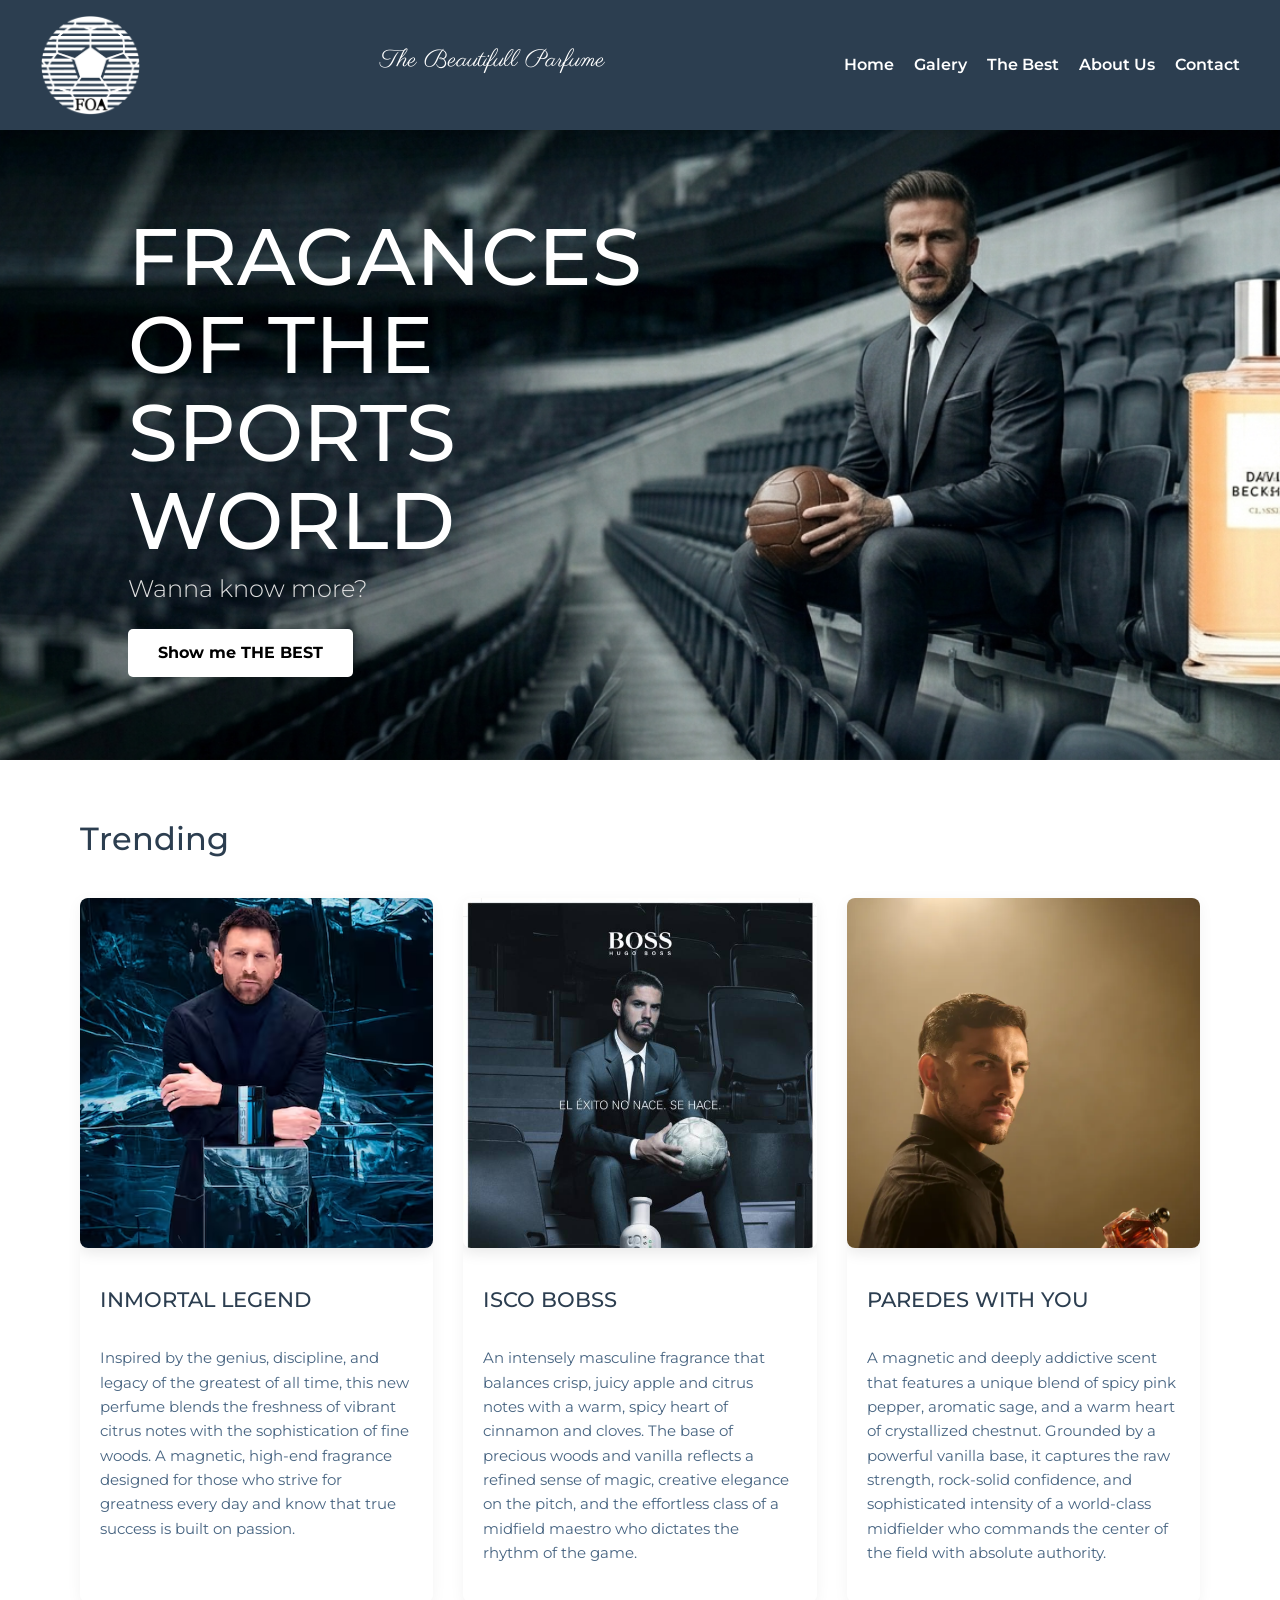
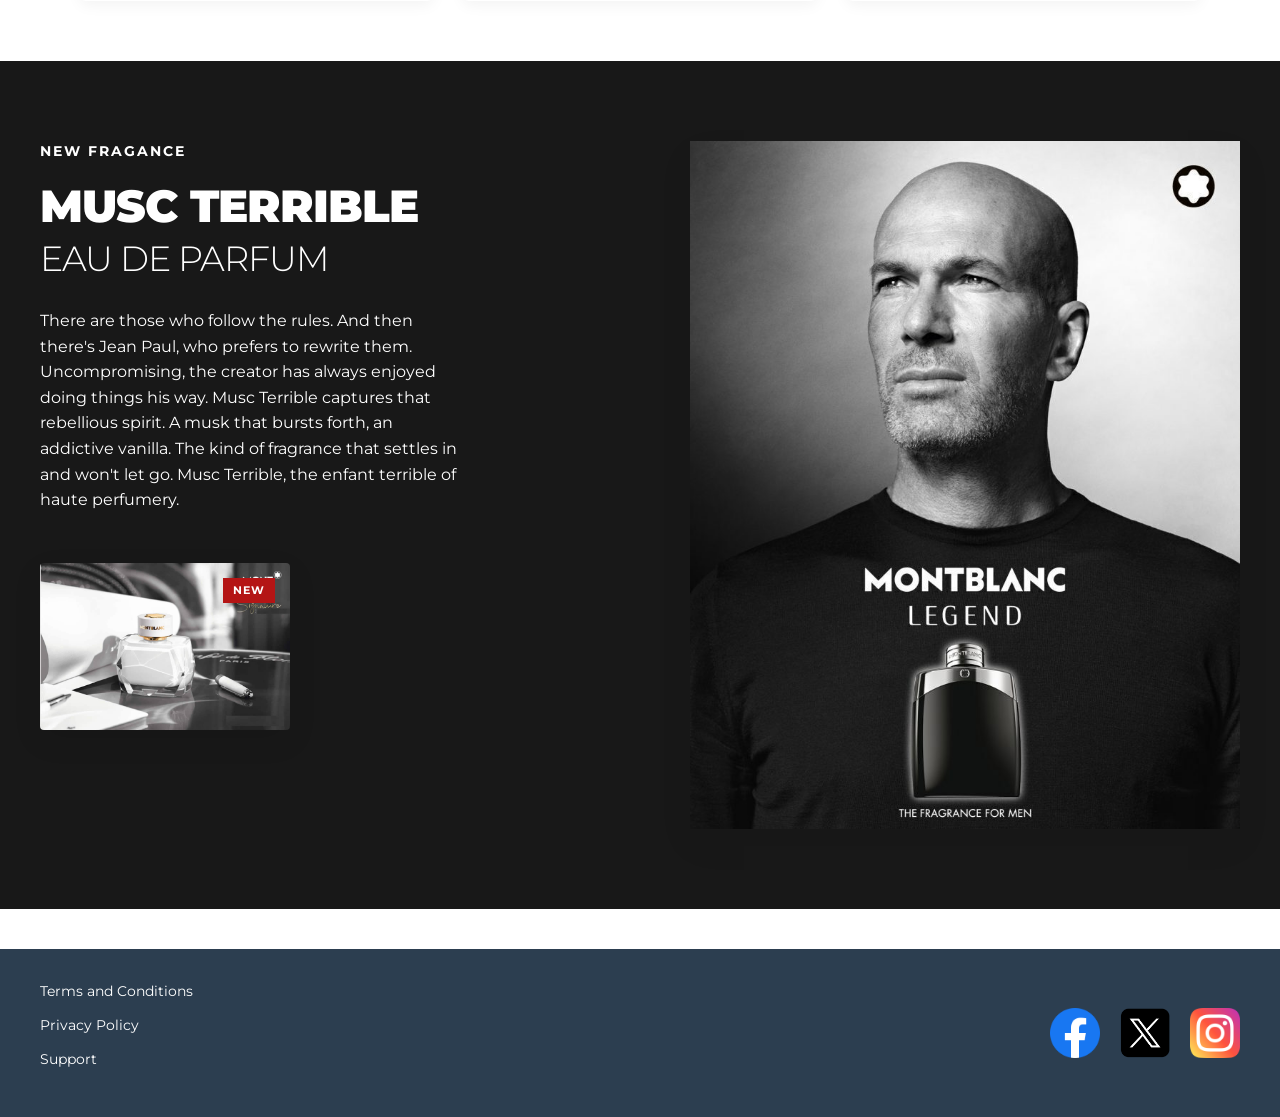
<file: index.html>
<!DOCTYPE html>
<html lang="es">
<head>
    <meta charset="UTF-8">
    <meta name="viewport" content="width=device-width, initial-scale=1.0">
    <title>Fragance For All (FOA) | Perfumes del Mundo Deportivo</title>
    <meta name="description" content="Discover Fragance For All (FOA). High-end perfumes and exclusive fragrances inspired by the sports world. Find the scent of greatness and creative elegance.">
    <meta name="keywords" content="Fragance For All, FOA, sports world fragrances, football perfumes, high-end perfumery, Musc Terrible, masculine scents, luxury colognes">
    <meta name="author" content="Tomas Ayes">
    <meta name="owner" content="Tomas Ayes">
    <link rel="stylesheet" href="./style/style.css">
    <link href="https://cdn.jsdelivr.net/npm/bootstrap@5.3.8/dist/css/bootstrap.min.css" rel="stylesheet" integrity="sha384-sRIl4kxILFvY47J16cr9ZwB07vP4J8+LH7qKQnuqkuIAvNWLzeN8tE5YBujZqJLB" crossorigin="anonymous">
</head>
<body>

    <header class="header">
        <a href="/index.html" class="logo">
            <img src="./assets/logofoa.png" alt="Logotipo">
        </a>
        <h1 class="header-title">The Beautifull Parfume</h1>
        
        <button class="menu-toggle" aria-label="Abrir menú">
            <span></span>
            <span></span>
            <span></span>
        </button>

        <nav class="header-nav">
            <ul class="nav-list">
                <li><a href="./index.html">Home</a></li>
                <li><a href="./pages/galery.html">Galery</a></li>
                <li><a href="./pages/thebest.html">The Best</a></li>
                <li><a href="./pages/aboutus.html">About Us</a></li>
                <li><a href="./pages/contact.html">Contact</a></li>
            </ul>
        </nav>
    </header>

    <main>
        <section class="banner">
            <div class="banner-content">
                <h2>FRAGANCES OF THE SPORTS WORLD</h2>
                <h3>Wanna know more?</h3>
                <a href="./pages/thebest.html"> <button class="btn-banner">Show me THE BEST</button> </a>
            </div>
        </section>

        <section class="cards-section">
            <h3 class="section-title">Trending</h3>
            <div class="cards-container">
                <article class="card">
                    <img src="./assets/messi.avif" alt="Servicio 1">
                    <h4>INMORTAL LEGEND</h4>
                    <p>Inspired by the genius, discipline, and legacy of the greatest of all time, this new perfume blends the freshness of vibrant citrus notes with the sophistication of fine woods. A magnetic, high-end fragrance designed for those who strive for greatness every day and know that true success is built on passion.</p>
                </article>
                <article class="card">
                    <img src="./assets/isco.jpg" alt="Servicio 2">
                    <h4>ISCO BOBSS</h4>
                    <p>An intensely masculine fragrance that balances crisp, juicy apple and citrus notes with a warm, spicy heart of cinnamon and cloves. The base of precious woods and vanilla reflects a refined sense of magic, creative elegance on the pitch, and the effortless class of a midfield maestro who dictates the rhythm of the game.</p>
                </article>
                <article class="card">
                    <img src="./assets/paredes.webp"  alt="Servicio 3">
                    <h4>PAREDES WITH YOU</h4>
                    <p>A magnetic and deeply addictive scent that features a unique blend of spicy pink pepper, aromatic sage, and a warm heart of crystallized chestnut. Grounded by a powerful vanilla base, it captures the raw strength, rock-solid confidence, and sophisticated intensity of a world-class midfielder who commands the center of the field with absolute authority.</p>
                </article>
            </div>
        </section>

        <section class="fragrance-detail-section">
    <div class="fragrance-detail-container">
        
        <div class="fragrance-text-block">
            <span class="brand-subtitle">NEW FRAGANCE</span>
            <h2 class="fragrance-title">MUSC TERRIBLE <br><span class="thin-text">EAU DE PARFUM</span></h2>
            <p class="fragrance-description">
                There are those who follow the rules. And then there's Jean Paul, who prefers to rewrite them. Uncompromising, the creator has always enjoyed doing things his way. Musc Terrible captures that rebellious spirit. A musk that bursts forth, an addictive vanilla. The kind of fragrance that settles in and won't let go. Musc Terrible, the enfant terrible of haute perfumery.
            </p>
            
            <div class="small-perfume-card">
                <span class="badge-new">NEW</span>
                <img src="./assets/montblanc:blanco.jpg" alt="Musc Terrible detalle">
            </div>
        </div>

        <div class="fragrance-image-block">
            <img src="./assets/montblanc.jpeg" alt="Musc Terrible Presentación">
        </div>

    </div>
    </section>
    </main>

    <footer class="main-footer">
        <div class="footer-left">
            <ul class="footer-links">
                <li><a href="#">Terms and Conditions</a></li>
                <li><a href="#">Privacy Policy</a></li>
                <li><a href="#">Support</a></li>
            </ul>
        </div>
        <div class="footer-right">
            <a href="https://www.facebook.com" class="social-icon" aria-label="Facebook" target="_blank"><i class="fab fa-facebook"><img src="./logos/facebook.png" alt="logo de facebook" class="footer-img"></i></a>
            <a href="https://www.x.com/" class="social-icon" aria-label="Twitter" target="_blank"><i class="fab fa-twitter"><img src="./logos/x.png" alt="logo de x" class="footer-img"></i></a>
            <a href="https://www.instagram.com/" class="social-icon" aria-label="Instagram" target="_blank"><i class="fab fa-instagram"><img src="./logos/instagram.png" alt="logo de instagram" class="footer-img"></i></a>
        </div>
    </footer>

    <script>
    const menuToggle = document.querySelector('.menu-toggle');
    const headerNav = document.querySelector('.header-nav');

    menuToggle.addEventListener('click', () => {
        menuToggle.classList.toggle('active');
        headerNav.classList.toggle('active');
    });
</script>
</body>
</html>
</file>
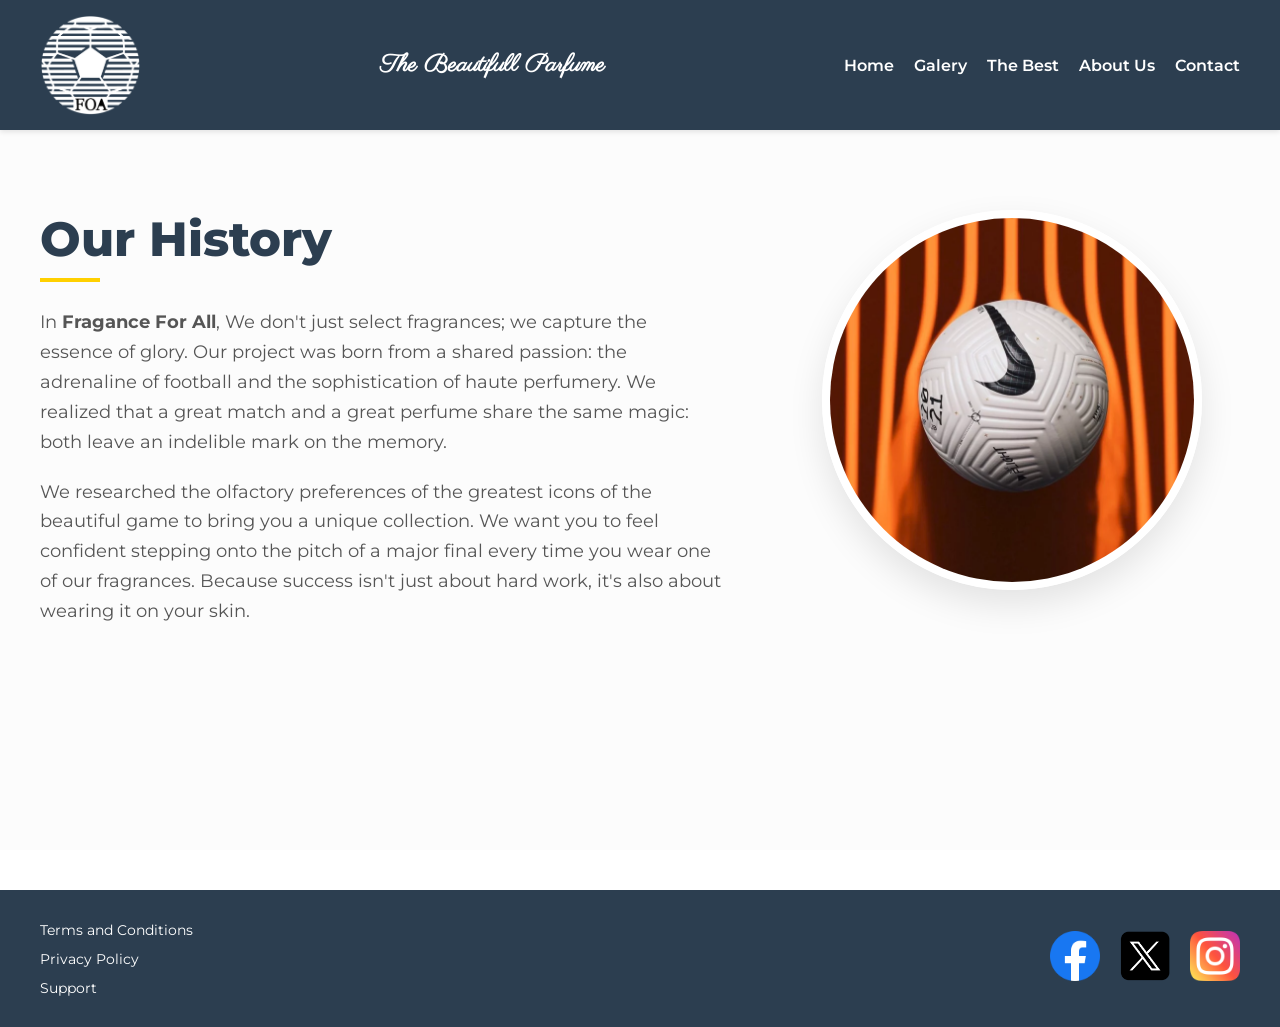
<file: pages/aboutus.html>
<!DOCTYPE html>
<html lang="es">
<head>
    <link href="https://fonts.googleapis.com/css2?family=Parisienne&display=swap" rel="stylesheet">
    <meta charset="UTF-8">
    <meta name="viewport" content="width=device-width, initial-scale=1.0">
    <title>Sobre Nosotros | Conoce la Historia de Fragance For All (FOA)</title>
    <meta name="description" content="Learn more about Fragance For All (FOA). Discover our story, our passion for high-end perfumery, and our mission to bring greatness through unique scents.">
    <meta name="keywords" content="about us, about FOA, Fragance For All story, our mission, perfume brand identity, high-end perfumery team, luxury scents history">
    <meta name="author" content="Tomas Ayes">
    <meta name="owner" content="Tomas Ayes">
    <link rel="stylesheet" href="../style/style.css">
</head>
<body>

    <header class="header">
            <a href="../index.html" class="logo">
                <img src="../assets/logofoa.png" alt="Logotipo">
            </a>
            <h1 class="header-title">The Beautifull Parfume</h1>
            
            <button class="menu-toggle" aria-label="Abrir menú">
                <span></span>
                <span></span>
                <span></span>
            </button>

            <nav class="header-nav">
                <ul class="nav-list">
                    <li><a href="../index.html">Home</a></li>
                    <li><a href="../pages/galery.html">Galery</a></li>
                    <li><a href="../pages/thebest.html">The Best</a></li>
                    <li><a href="../pages/aboutus.html">About Us</a></li>
                    <li><a href="../pages/contact.html">Contact</a></li>
                </ul>
            </nav>
        </header>

    <main class="about-main">
        <section class="about-section animated-fade-in">
            <div class="about-container">
                
                <div class="about-text-column">
                    <h1 class="about-title">Our History</h1>
                    <p class="about-description">
                        In <strong>Fragance For All</strong>, We don't just select fragrances; we capture the essence of glory. Our project was born from a shared passion: the adrenaline of football and the sophistication of haute perfumery. We realized that a great match and a great perfume share the same magic: both leave an indelible mark on the memory.
                    </p>
                    <p class="about-description">
                        We researched the olfactory preferences of the greatest icons of the beautiful game to bring you a unique collection. We want you to feel confident stepping onto the pitch of a major final every time you wear one of our fragrances. Because success isn't just about hard work, it's also about wearing it on your skin.
                    </p>
                </div>

                <div class="about-image-column">
                    <div class="about-image-wrapper">
                        <img src="../assets/N1.webp" alt="Football on a desert area">
                    </div>
                </div>

            </div>
        </section>
    </main>

    <footer class="main-footer">
        <div class="footer-left">
            <ul class="footer-links">
                <li><a href="#">Terms and Conditions</a></li>
                <li><a href="#">Privacy Policy </a></li>
                <li><a href="#">Support</a></li>
            </ul>
        </div>
        <div class="footer-right">
            <a href="https://www.facebook.com" class="social-icon" aria-label="Facebook" target="_blank"><i class="fab fa-facebook"><img src="../logos/facebook.png" alt="logo de facebook" class="footer-img"></i></a>
            <a href="https://www.x.com/" class="social-icon" aria-label="Twitter" target="_blank"><i class="fab fa-twitter"><img src="../logos/x.png" alt="logo de x" class="footer-img"></i></a>
            <a href="https://www.instagram.com/" class="social-icon" aria-label="Instagram" target="_blank"><i class="fab fa-instagram"><img src="../logos/instagram.png" alt="logo de instagram" class="footer-img"></i></a>
        </div>
    </footer>

        <script>
    const menuToggle = document.querySelector('.menu-toggle');
    const headerNav = document.querySelector('.header-nav');

    menuToggle.addEventListener('click', () => {
        menuToggle.classList.toggle('active');
        headerNav.classList.toggle('active');
    });
    </script>

</body>
</html>
</file>
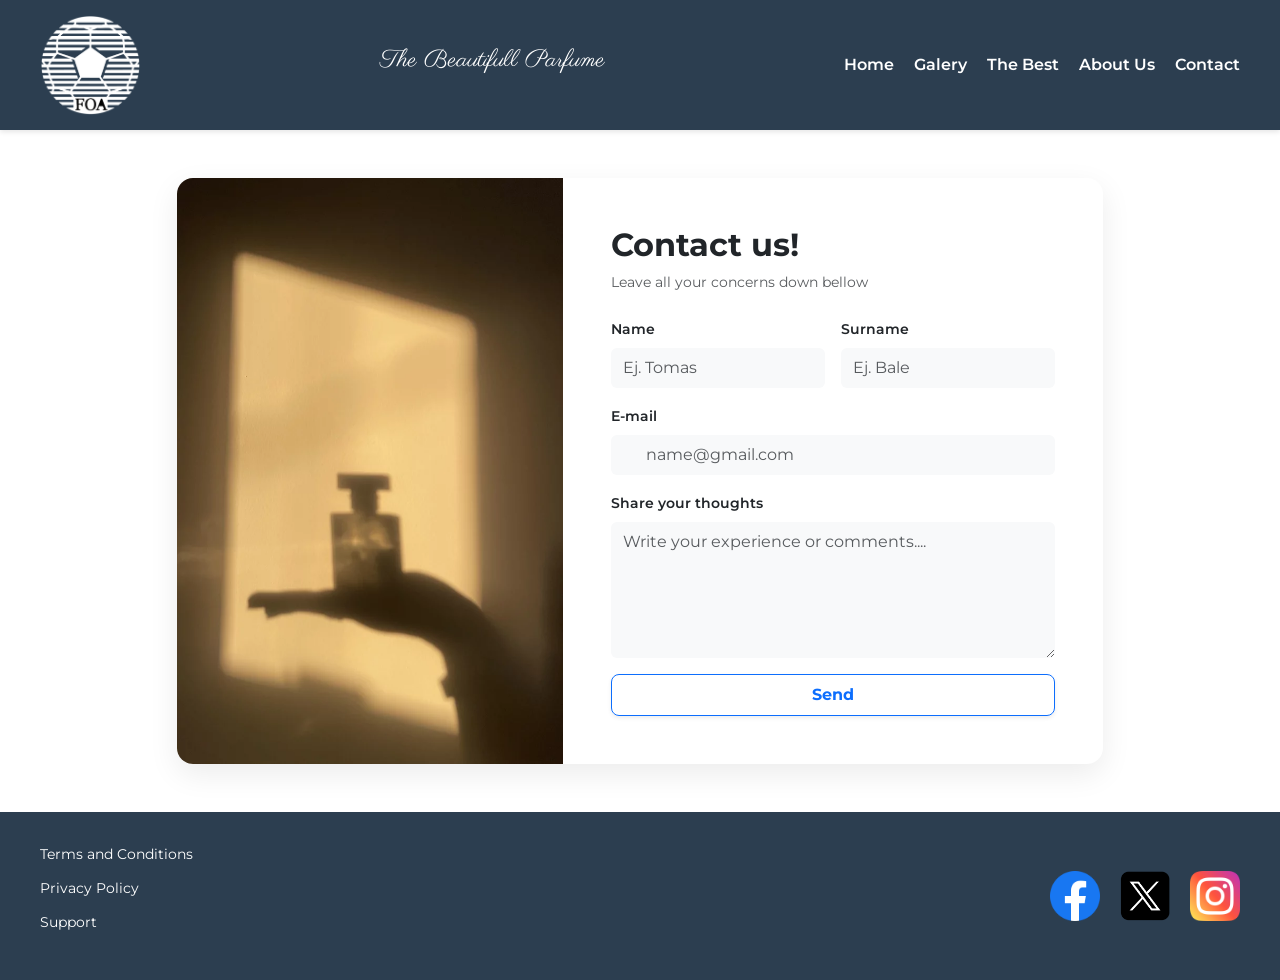
<file: pages/contact.html>
<!DOCTYPE html>
<html lang="es">
<head>
    <link href="https://fonts.googleapis.com/css2?family=Parisienne&display=swap" rel="stylesheet">
    <meta charset="UTF-8">
    <meta name="viewport" content="width=device-width, initial-scale=1.0">
    <title>Contacto | Escríbenos a Fragance For All (FOA)</title>
    <meta name="description" content="Get in touch with Fragance For All (FOA). Contact us for inquiries, support, or more information about our exclusive perfume collections.">
    <meta name="keywords" content="contact us, FOA contact, customer support, fragrance inquiries, get in touch, Fragance For All support">
    <meta name="author" content="Tomas Ayes">
    <meta name="owner" content="Tomas Ayes">
    <link rel="stylesheet" href="../style/style.css">
    <link href="https://cdn.jsdelivr.net/npm/bootstrap@5.3.8/dist/css/bootstrap.min.css" rel="stylesheet" integrity="sha384-sRIl4kxILFvY47J16cr9ZwB07vP4J8+LH7qKQnuqkuIAvNWLzeN8tE5YBujZqJLB" crossorigin="anonymous">
</head>
<body>

    <header class="header">
        <a href="../index.html" class="logo">
            <img src="../assets/logofoa.png" alt="Logotipo">
        </a>
        <h1 class="header-title">The Beautifull Parfume</h1>
        
        <button class="menu-toggle" aria-label="Abrir menú">
            <span></span>
            <span></span>
            <span></span>
        </button>

        <nav class="header-nav">
            <ul class="nav-list">
                <li><a href="../index.html">Home</a></li>
                <li><a href="../pages/galery.html">Galery</a></li>
                <li><a href="../pages/thebest.html">The Best</a></li>
                <li><a href="../pages/aboutus.html">About Us</a></li>
                <li><a href="../pages/contact.html">Contact</a></li>
            </ul>
        </nav>
    </header>

<!--FORMULARIO-->
        <div class="container my-5">
    <div class="row justify-content-center">
        <div class="col-12 col-lg-10">
            
            <div class="row form-container g-0">
                
                <div class="col-12 col-md-5 d-flex align-items-stretch">
                    <div class="bg-image-side w-100"></div>
                    <img src="../assets/c1.webp" alt="mano sosteniendo perfume" class="bg-image-side w-100">
                </div>

                <div class="col-12 col-md-7 p-4 p-sm-5">
                    <div class="mb-4">
                        <h2 class="fw-bold text-dark">Contact us!</h2>
                        <p class="text-muted small">Leave all your concerns down bellow</p>
                    </div>

                    <form>
                        <div class="row g-3 mb-3">
                            <div class="col-sm-6">
                                <label for="firstName" class="form-label small fw-semibold">Name</label>
                                <input type="text" class="form-control bg-light border-0 py-2" id="firstName" placeholder="Ej. Tomas" required>
                            </div>
                            <div class="col-sm-6">
                                <label for="lastName" class="form-label small fw-semibold">Surname</label>
                                <input type="text" class="form-control bg-light border-0 py-2" id="lastName" placeholder="Ej. Bale">
                            </div>
                        </div>

                        <div class="mb-3">
                            <label for="email" class="form-label small fw-semibold">E-mail</label>
                            <div class="input-group">
                                <span class="input-group-text bg-light border-0 text-muted"><i class="bi bi-envelope"></i></span>
                                <input type="email" class="form-control bg-light border-0 py-2" id="email" placeholder="name@gmail.com" required>
                            </div>
                        </div>

                        <div class="mb-3">
                            <label for="comments" class="form-label small fw-semibold">Share your thoughts</label>
                            <textarea class="form-control bg-light border-0 py-2" id="comments" rows="5" placeholder="Write your experience or comments...." required></textarea>
                        </div>

                        <button type="submit" class="btn btn-outline-primary w-100 py-2 fw-bold rounded-3 shadow-sm" class="boton">Send</button>
                    </form>
                </div>

            </div> </div>
    </div>
</div>

    <script src="https://cdn.jsdelivr.net/npm/bootstrap@5.3.8/dist/js/bootstrap.bundle.min.js" integrity="sha384-FKyoEForCGlyvwx9Hj09JcYn3nv7wiPVlz7YYwJrWVcXK/BmnVDxM+D2scQbITxI" crossorigin="anonymous"></script>

    <footer class="main-footer">
        <div class="footer-left">
            <ul class="footer-links">
                <li><a href="#">Terms and Conditions</a></li>
                <li><a href="#">Privacy Policy</a></li>
                <li><a href="#">Support</a></li>
            </ul>
        </div>
        <div class="footer-right">
            <a href="https://www.facebook.com" class="social-icon" aria-label="Facebook" target="_blank"><i class="fab fa-facebook"><img src="../logos/facebook.png" alt="logo de facebook" class="footer-img"></i></a>
            <a href="https://www.x.com/" class="social-icon" aria-label="Twitter" target="_blank"><i class="fab fa-twitter"><img src="../logos/x.png" alt="logo de x" class="footer-img"></i></a>
            <a href="https://www.instagram.com/" class="social-icon" aria-label="Instagram" target="_blank"><i class="fab fa-instagram"><img src="../logos/instagram.png" alt="logo de instagram" class="footer-img"></i></a>
        </div>
    </footer>
    
    <script>
    const menuToggle = document.querySelector('.menu-toggle');
    const headerNav = document.querySelector('.header-nav');

    menuToggle.addEventListener('click', () => {
        menuToggle.classList.toggle('active');
        headerNav.classList.toggle('active');
    });
    </script>
</body>
</html>
</file>
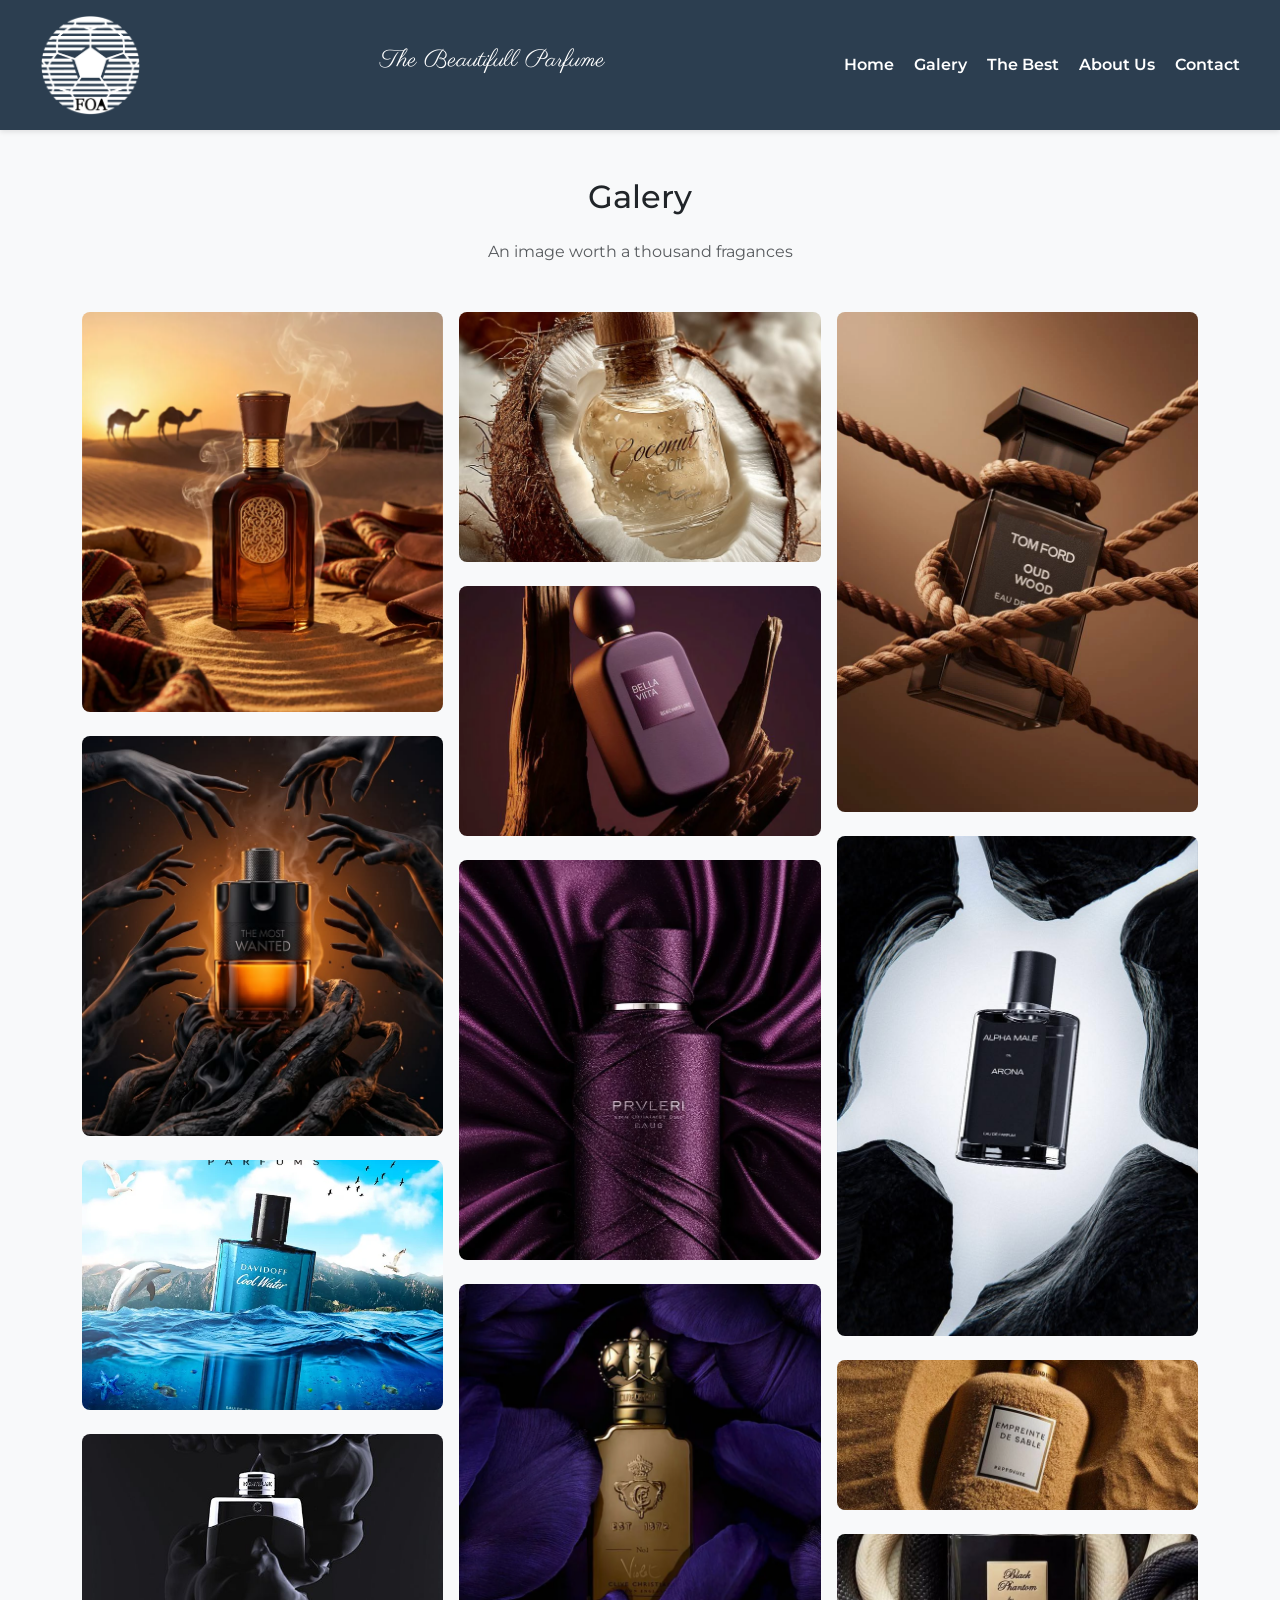
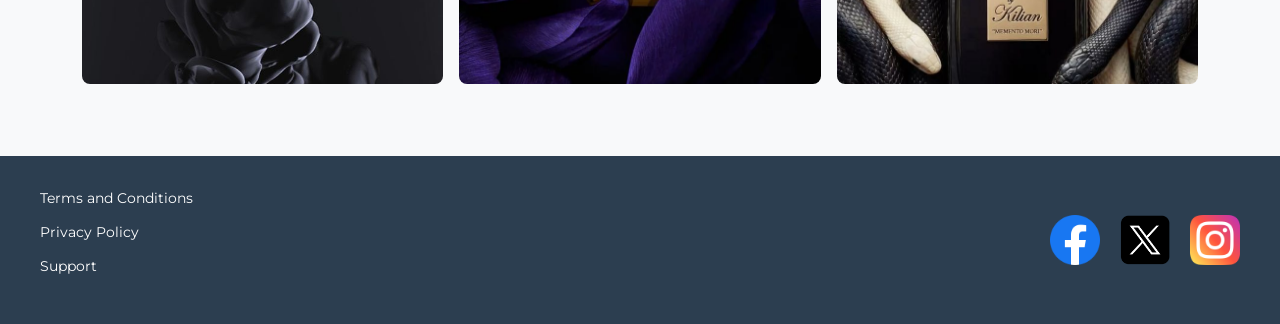
<file: pages/galery.html>
<!DOCTYPE html>
<html lang="es">
<head>
    <link href="https://fonts.googleapis.com/css2?family=Parisienne&display=swap" rel="stylesheet">
    <meta charset="UTF-8">
    <meta name="viewport" content="width=device-width, initial-scale=1.0">
    <title>Galería de Perfumes | Catálogo Exclusivo FOA</title>
    <meta name="description" content="Explore the Fragance For All (FOA) perfume gallery. Take a look at our exclusive collection featuring Tom Ford, Invictus, Acqua Di Gio, and top international brands.">
    <meta name="keywords" content="perfume gallery, fragrance collection, luxury perfume catalog, Tom Ford perfume, Invictus, Acqua Di Gio, Arabians Tonka, Eros Flame, FOA gallery">
    <meta name="author" content="Tomas Ayes">
    <meta name="owner" content="Tomas Ayes">
    <link rel="stylesheet" href="../style/style.css">
    <link href="https://cdn.jsdelivr.net/npm/bootstrap@5.3.8/dist/css/bootstrap.min.css" rel="stylesheet" integrity="sha384-sRIl4kxILFvY47J16cr9ZwB07vP4J8+LH7qKQnuqkuIAvNWLzeN8tE5YBujZqJLB" crossorigin="anonymous">
</head>
<body class="bg-light">

    <header class="header">
        <a href="../index.html" class="logo">
            <img src="../assets/logofoa.png" alt="Logotipo">
        </a>
        <h1 class="header-title">The Beautifull Parfume</h1>
        
        <button class="menu-toggle" aria-label="Abrir menú">
            <span></span>
            <span></span>
            <span></span>
        </button>

        <nav class="header-nav">
            <ul class="nav-list">
                <li><a href="../index.html">Home</a></li>
                <li><a href="../pages/galery.html">Galery</a></li>
                <li><a href="../pages/thebest.html">The Best</a></li>
                <li><a href="../pages/aboutus.html">About Us</a></li>
                <li><a href="../pages/contact.html">Contact</a></li>
            </ul>
        </nav>
    </header>

    <body class="bg-light">

    <div class="container my-5">
        <h2 class="text-center mb-4">Galery</h2>
        <p class="text-center text-muted mb-5">An image worth a thousand fragances</p>

        <div class="row g-3"> <div class="col-12 col-md-4">
                <div class="mosaic-item h-md-400">
                    <img src="../assets/m1.webp" class="img-fluid" alt="Arabian perfum">
                </div>
                
                <div class="mosaic-item h-md-400">
                    <img src="../assets/m2.jpeg" class="img-fluid" alt="snake perfum">
                </div>

                <div class="mosaic-item h-md-250">
                    <img src="../assets/m3.webp" class="img-fluid" alt="Wood perfum">
                </div>
                <div class="mosaic-item h-md-250">
                    <img src="../assets/m4.jpeg" class="img-fluid" alt="Tom ford perfum">
                </div>
            </div>

            <div class="col-12 col-md-4">
                <div class="mosaic-item h-md-250">
                    <img src="../assets/m5.jpeg" class="img-fluid" alt="Coconut perfume">
                </div>
                <div class="mosaic-item h-md-250">
                    <img src="../assets/m6_.webp" class="img-fluid" alt="Invictus perfume">
                </div>
                <div class="mosaic-item h-md-400">
                    <img src="../assets/m7.webp" class="img-fluid" alt="Aqua di gio perfume">
                </div>
                <div class="mosaic-item h-md-400">
                    <img src="../assets/m8.webp" class="img-fluid" alt="Arabian tonka perfume">
                </div>
            </div>

            <div class="col-12 col-md-4">
                <div class="mosaic-item h-md-500">
                    <img src="../assets/m9.webp" class="img-fluid" alt="Bond perfume">
                </div>
                <div class="mosaic-item h-md-500">
                    <img src="../assets/m10.jpeg" class="img-fluid" alt="Eros flame perfume">
                </div>
                <div class="mosaic-item h-md-150" style="height: 150px;">
                    <img src="../assets/m11.webp" class="img-fluid" alt="JPG perfume">
                </div>
                <div class="mosaic-item h-md-150" style="height: 150px;">
                    <img src="../assets/m12.jpeg" class="img-fluid" alt="Leighton perfume">
                </div>
            </div>

        </div>
    </div> 

    <script src="https://cdn.jsdelivr.net/npm/bootstrap@5.3.8/dist/js/bootstrap.bundle.min.js" integrity="sha384-FKyoEForCGlyvwx9Hj09JcYn3nv7wiPVlz7YYwJrWVcXK/BmnVDxM+D2scQbITxI" crossorigin="anonymous"></script>

    <footer class="main-footer">
        <div class="footer-left">
            <ul class="footer-links">
                <li><a href="#">Terms and Conditions</a></li>
                <li><a href="#">Privacy Policy</a></li>
                <li><a href="#">Support</a></li>
            </ul>
        </div>
        <div class="footer-right">
            <a href="https://www.facebook.com" class="social-icon" aria-label="Facebook" target="_blank"><i class="fab fa-facebook"><img src="../logos/facebook.png" alt="logo de facebook" class="footer-img"></i></a>
            <a href="https://www.x.com/" class="social-icon" aria-label="Twitter" target="_blank"><i class="fab fa-twitter"><img src="../logos/x.png" alt="logo de x" class="footer-img"></i></a>
            <a href="https://www.instagram.com/" class="social-icon" aria-label="Instagram" target="_blank"><i class="fab fa-instagram"><img src="../logos/instagram.png" alt="logo de instagram" class="footer-img"></i></a>
        </div>
    </footer>
    
        <script>
    const menuToggle = document.querySelector('.menu-toggle');
    const headerNav = document.querySelector('.header-nav');

    menuToggle.addEventListener('click', () => {
        menuToggle.classList.toggle('active');
        headerNav.classList.toggle('active');
    });
    </script>
</body>
</html>
</file>
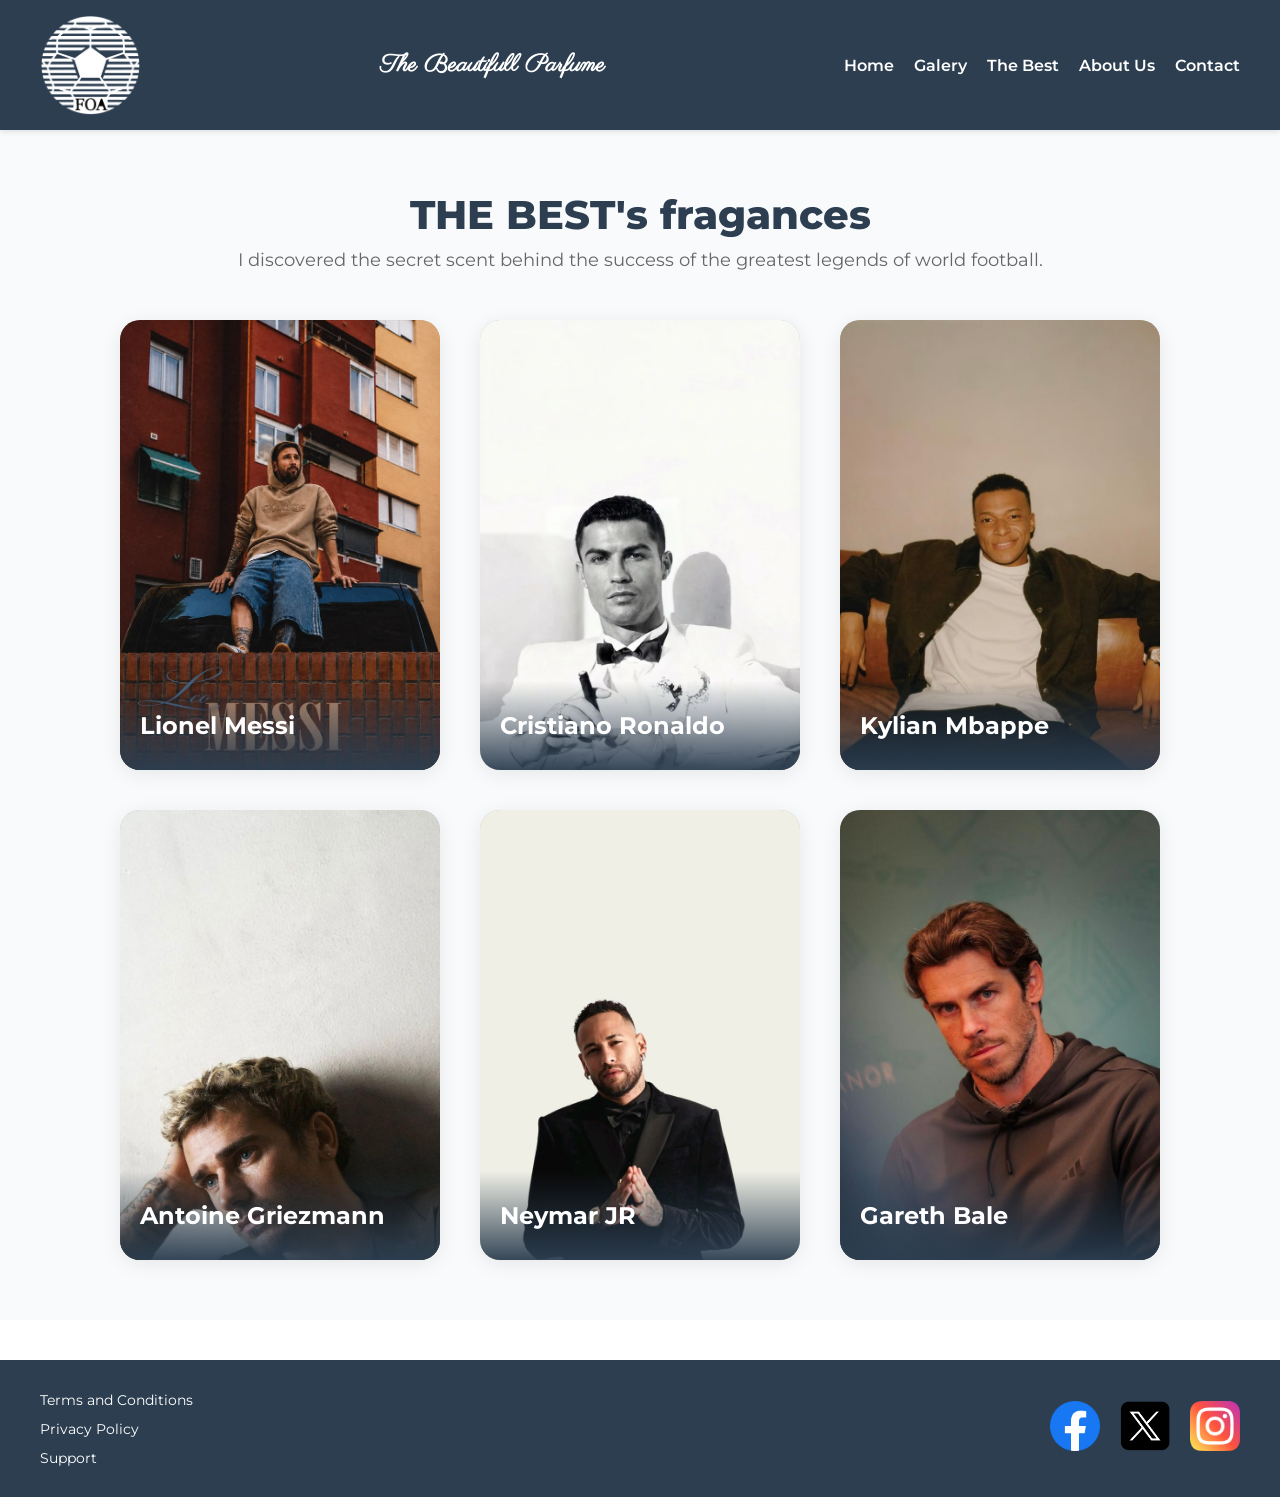
<file: pages/thebest.html>
<!DOCTYPE html>
<html lang="es">
<head>
    <link href="https://fonts.googleapis.com/css2?family=Parisienne&display=swap" rel="stylesheet">
    <meta charset="UTF-8">
    <meta name="viewport" content="width=device-width, initial-scale=1.0">
    <title>Los Mejores Perfumes | Selección Premium FOA</title>
    <meta name="description" content="Discover the best of the best at Fragance For All (FOA). Explore our premium selection of top-tier fragrances, signature scents, and most recommended perfumes.">
    <meta name="keywords" content="best perfumes, top fragrances, premium colognes, luxury scents, FOA best sellers, signature perfumes, top-tier fragrances">
    <meta name="author" content="Tomas Ayes">
    <meta name="owner" content="Tomas Ayes">
    <link rel="stylesheet" href="../style/style.css">
</head>
<body>

    <header class="header">
            <a href="../index.html" class="logo">
                <img src="../assets/logofoa.png" alt="Logotipo">
            </a>
            <h1 class="header-title">The Beautifull Parfume</h1>
            
            <button class="menu-toggle" aria-label="Abrir menú">
                <span></span>
                <span></span>
                <span></span>
            </button>

            <nav class="header-nav">
                <ul class="nav-list">
                    <li><a href="../index.html">Home</a></li>
                    <li><a href="../pages/galery.html">Galery</a></li>
                    <li><a href="../pages/thebest.html">The Best</a></li>
                    <li><a href="../pages/aboutus.html">About Us</a></li>
                    <li><a href="../pages/contact.html">Contact</a></li>
                </ul>
            </nav>
        </header>

    <main class="cracks-main">
        <section class="cracks-section">
            <h2 class="cracks-main-title">THE BEST's fragances</h2>
            <p class="cracks-subtitle">I discovered the secret scent behind the success of the greatest legends of world football.</p>
            
            <div class="flip-cards-container">
                
                <article class="flip-card">
                    <div class="flip-card-inner">
                        <div class="flip-card-front">
                            <img src="../assets/Messi.jpeg" alt="Lionel Messi">
                            <div class="player-name-overlay">
                                <h3>Lionel Messi</h3>
                            </div>
                        </div>
                        <div class="flip-card-back">
                            <h4>Messi Eau de Parfum</h4>
                            <p class="perfume-type">Official line</p>
                            <p class="perfume-desc">A magnetic fragrance that blends the freshness of vibrant citrus notes with the sophistication of fine woods. Designed for those who pursue greatness every day with humility and passion.</p>
                        </div>
                    </div>
                </article>

                <article class="flip-card">
                    <div class="flip-card-inner">
                        <div class="flip-card-front">
                            <img src="../assets/cr7.webp" alt="Cristiano Ronaldo">
                            <div class="player-name-overlay">
                                <h3>Cristiano Ronaldo</h3>
                            </div>
                        </div>
                        <div class="flip-card-back">
                            <h4>CR7 Cristiano Ronaldo</h4>
                            <p class="perfume-type">Favourite fragance</p>
                            <p class="perfume-desc">An intense and bold aroma with notes of cinnamon, cedarwood, and tobacco. It reflects the inexhaustible energy, iron discipline, and competitive spirit of a born winner.</p>
                        </div>
                    </div>
                </article>

                <article class="flip-card">
                    <div class="flip-card-inner">
                        <div class="flip-card-front">
                            <img src="../assets/kiki.jpeg" alt="Kylian Mbappe">
                            <div class="player-name-overlay">
                                <h3>Kylian Mbappe</h3>
                            </div>
                        </div>
                        <div class="flip-card-back">
                            <h4>Sauvage Eau de Parfum</h4>
                            <p class="perfume-type">Favourite fragance</p>
                            <p class="perfume-desc">A strikingly fresh and intense composition, where juicy Calabrian bergamot blends with the sensuality of a mysterious vanilla absolute accord from Papua New Guinea. A fragrance that evokes electrifying speed, pure power, and the modern elegance of a generational leader.</p>
                        </div>
                    </div>
                </article>

                <article class="flip-card">
                    <div class="flip-card-inner">
                        <div class="flip-card-front">
                            <img src="../assets/griez.jpeg" alt="Antoinne Griezmann">
                            <div class="player-name-overlay">
                                <h3>Antoine Griezmann</h3>
                            </div>
                        </div>
                        <div class="flip-card-back">
                            <h4>Griezmann No. 7</h4>
                            <p class="perfume-type">Official line</p>
                            <p class="perfume-desc">A highly versatile and charismatic fragrance that opens with sparkling notes of mint and green apple, evolving into a heart of fresh lavender. Designed to reflect the joy of the game, tactical creativity on the court, and that unmistakable casual yet disruptive style that defines it.</p>
                        </div>
                    </div>
                </article>

                <article class="flip-card">
                    <div class="flip-card-inner">
                        <div class="flip-card-front">
                            <img src="../assets/ney.jpeg" alt="Neymar JR">
                            <div class="player-name-overlay">
                                <h3>Neymar JR</h3>
                            </div>
                        </div>
                        <div class="flip-card-back">
                            <h4>Spirit of the Brave</h4>
                            <p class="perfume-type">Official line</p>
                            <p class="perfume-desc">Co-created by the Brazilian star himself, this fragrance bursts forth with a bold energy based on notes of green apple, bergamot, and a deep base of cypress and sandalwood. A sophisticated, daring, and magnetic scent that captures the essence of the beautiful game, audacity, and the art of facing challenges without fear.</p>
                        </div>
                    </div>
                </article>

                <article class="flip-card">
                    <div class="flip-card-inner">
                        <div class="flip-card-front">
                            <img src="../assets/gb.jpeg" alt="Gareth Bale">
                            <div class="player-name-overlay">
                                <h3>Gareth Bale</h3>
                            </div>
                        </div>
                        <div class="flip-card-back">
                            <h4>Pour Homme Intense</h4>
                            <p class="perfume-type">Favourite fragance</p>
                            <p class="perfume-desc">A fragrance of imposing character, distinguished by the understated elegance of leather and the depth of amber, balanced with subtle floral notes of iris. It evokes the physical power of a relentless athlete, maturity in decisive moments, and a subtle distinction ideal for both casual wear and an evening gala.</p>
                        </div>
                    </div>
                </article>

            </div>
        </section>
    </main>
    <footer class="main-footer">
        <div class="footer-left">
            <ul class="footer-links">
                <li><a href="#">Terms and Conditions</a></li>
                <li><a href="#">Privacy Policy</a></li>
                <li><a href="#">Support</a></li>
            </ul>
        </div>
        <div class="footer-right">
            <a href="https://www.facebook.com" class="social-icon" aria-label="Facebook" target="_blank"><i class="fab fa-facebook"><img src="../logos/facebook.png" alt="logo de facebook" class="footer-img"></i></a>
            <a href="https://www.x.com/" class="social-icon" aria-label="Twitter" target="_blank"><i class="fab fa-twitter"><img src="../logos/x.png" alt="logo de x" class="footer-img"></i></a>
            <a href="https://www.instagram.com/" class="social-icon" aria-label="Instagram" target="_blank"><i class="fab fa-instagram"><img src="../logos/instagram.png" alt="logo de instagram" class="footer-img"></i></a>
        </div>
    </footer>
        <script>
    const menuToggle = document.querySelector('.menu-toggle');
    const headerNav = document.querySelector('.header-nav');

    menuToggle.addEventListener('click', () => {
        menuToggle.classList.toggle('active');
        headerNav.classList.toggle('active');
    });
    </script>
    </body>
    </html>
</file>
<file: style/style.css>
@import url("https://fonts.googleapis.com/css2?family=Montserrat:ital,wght@0,100..900;1,100..900&family=Parisienne&display=swap");
@import url("https://fonts.googleapis.com/css2?family=Montserrat:ital,wght@0,100..900;1,100..900&family=Parisienne&display=swap");
@import url("https://fonts.googleapis.com/css2?family=Montserrat:ital,wght@0,100..900;1,100..900&family=Parisienne&display=swap");
@import url("https://fonts.googleapis.com/css2?family=Montserrat:ital,wght@0,100..900;1,100..900&family=Parisienne&display=swap");
@import url("https://fonts.googleapis.com/css2?family=Montserrat:ital,wght@0,100..900;1,100..900&family=Parisienne&display=swap");
@import url("https://fonts.googleapis.com/css2?family=Montserrat:ital,wght@0,100..900;1,100..900&family=Parisienne&display=swap");
@import url("https://fonts.googleapis.com/css2?family=Montserrat:ital,wght@0,100..900;1,100..900&family=Parisienne&display=swap");
@import url("https://fonts.googleapis.com/css2?family=Montserrat:ital,wght@0,100..900;1,100..900&family=Parisienne&display=swap");
* {
  margin: 0;
  padding: 0;
  box-sizing: border-box;
  font-family: "Montserrat", sans-serif, "Parisienne", cursive;
}

* {
  margin: 0;
  padding: 0;
  box-sizing: border-box;
  font-family: "Montserrat", sans-serif, "Parisienne", cursive;
}

.header {
  background-color: #2c3e50;
  display: flex;
  justify-content: space-between;
  align-items: center;
  padding: 15px 40px;
  box-shadow: 0 2px 5px rgba(0, 0, 0, 0.1);
  position: relative;
  z-index: 1000;
}
.header .logo img {
  max-height: 100px;
  display: block;
}
.header-title {
  font-size: 1.5rem;
  color: #ffffff;
  flex-grow: 1;
  text-align: center;
  font-family: "Parisienne", cursive;
}
.header-nav .nav-list {
  display: flex;
  gap: 20px;
  list-style: none;
  margin: 0;
  padding: 0;
}
.header-nav .nav-list a {
  text-decoration: none;
  color: #ffffff;
  font-weight: 600;
  transition: color 0.3s ease;
}
.header-nav .nav-list a:hover {
  color: #ffd000;
}
.header .menu-toggle {
  display: none;
  flex-direction: column;
  justify-content: space-between;
  width: 28px;
  height: 20px;
  background: transparent;
  border: none;
  cursor: pointer;
  padding: 0;
  z-index: 1100;
}
.header .menu-toggle span {
  width: 100%;
  height: 3px;
  background-color: #ffffff;
  transition: all 0.3s ease;
}
.header .menu-toggle.active span:nth-child(1) {
  transform: translateY(8.5px) rotate(45deg);
}
.header .menu-toggle.active span:nth-child(2) {
  opacity: 0;
}
.header .menu-toggle.active span:nth-child(3) {
  transform: translateY(-8.5px) rotate(-45deg);
}
@media (max-width: 768px) {
  .header {
    padding: 15px 20px;
  }
  .header .logo img {
    max-height: 60px;
  }
  .header .header-title {
    font-size: 1.2rem;
    text-align: left;
    margin-left: 15px;
  }
  .header .menu-toggle {
    display: flex;
  }
  .header-nav {
    position: absolute;
    top: 100%;
    left: 0;
    width: 100%;
    background-color: #2c3e50;
    box-shadow: 0 4px 5px rgba(0, 0, 0, 0.2);
    max-height: 0;
    overflow: hidden;
    transition: max-height 0.3s ease-in-out;
  }
  .header-nav.active {
    max-height: 300px;
  }
  .header-nav .nav-list {
    flex-direction: column;
    align-items: center;
    padding: 20px 0;
    gap: 20px;
  }
}

* {
  margin: 0;
  padding: 0;
  box-sizing: border-box;
  font-family: "Montserrat", sans-serif, "Parisienne", cursive;
}

.main-footer {
  background-color: #2c3e50;
  color: #ffffff;
  display: flex;
  justify-content: space-between;
  align-items: center;
  padding: 30px 40px;
  margin-top: 40px;
}
@media (max-width: 768px) {
  .main-footer {
    flex-direction: column;
    gap: 30px;
    text-align: center;
    padding: 30px 20px;
  }
}
.main-footer .footer-links {
  display: flex;
  flex-direction: column;
  gap: 10px;
  list-style: none;
  padding: 0;
  color: white;
}
.main-footer .footer-links a {
  color: #fff;
  text-decoration: none;
  font-size: 0.9rem;
  transition: color 0.3s ease;
}
.main-footer .footer-links a:hover {
  color: #ffffff;
}
.main-footer .footer-right {
  display: flex;
  gap: 20px;
}
.main-footer .social-icon {
  color: #ffffff;
  font-size: 1.5rem;
  transition: color 0.3s ease, transform 0.2s ease;
}
.main-footer .social-icon:hover {
  color: #ffffff;
  transform: scale(1.2);
}
.main-footer .footer-img {
  height: 50px;
  width: 50px;
}

* {
  margin: 0;
  padding: 0;
  box-sizing: border-box;
  font-family: "Montserrat", sans-serif, "Parisienne", cursive;
}

.card {
  background-color: #ffffff;
  flex: 1;
  min-width: 250px;
  border-radius: 20px;
  overflow: hidden;
  box-shadow: 0 4px 15px rgba(0, 0, 0, 0.05);
  transition: transform 0.3s ease;
}
.card:hover {
  transform: translateY(-5px);
}
.card img {
  width: 100%;
  height: 400px;
  object-fit: cover;
  object-position: top;
}
.card h4 {
  font-size: 1.2rem;
  color: #2c3e50;
  padding: 20px 20px 10px 20px;
}
.card p {
  color: #666666;
  font-size: 0.95rem;
  line-height: 1.5;
  padding: 0 20px 20px 20px;
}

* {
  margin: 0;
  padding: 0;
  box-sizing: border-box;
  font-family: "Montserrat", sans-serif, "Parisienne", cursive;
}

.banner {
  background-image: url(../assets/banner.png);
  background-size: cover;
  background-position: center;
  height: 70vh;
  min-height: 400px;
  display: flex;
  align-items: center;
  padding: 0 10%;
}
.banner-content {
  color: #ffffff;
  max-width: 40vw;
  text-align: left;
}
.banner-content h2 {
  font-family: "Montserrat", sans-serif;
  font-size: 5rem;
  margin-bottom: 10px;
  line-height: 1.1;
}
.banner-content h3 {
  font-size: 1.5rem;
  font-weight: 300;
  margin-bottom: 25px;
  color: #e0e0e0;
}
@media (max-width: 992px) {
  .banner {
    padding: 0 5%;
  }
  .banner-content {
    max-width: 70vw;
  }
  .banner-content h2 {
    font-size: 3.5rem;
  }
}
@media (max-width: 576px) {
  .banner {
    height: 60vh;
    justify-content: center;
  }
  .banner-content {
    max-width: 100%;
    text-align: center;
  }
  .banner-content h2 {
    font-size: 2.2rem;
  }
  .banner-content h3 {
    font-size: 1.2rem;
    margin-bottom: 20px;
  }
}

.btn-banner {
  background-color: #ffffff;
  color: rgb(0, 0, 0);
  border: none;
  padding: 12px 30px;
  font-size: 1rem;
  font-weight: bold;
  border-radius: 5px;
  cursor: pointer;
  transition: background-color 0.3s ease, transform 0.2s ease;
  display: inline-block;
}
.btn-banner:hover {
  background-color: #ffd500;
  transform: scale(1.05);
}

.cards-section {
  padding: 60px 40px;
  max-width: 1200px;
  margin: 0 auto;
}
.cards-section .section-title {
  text-align: start;
  font-size: 2rem;
  color: #2c3e50;
  margin-bottom: 40px;
}
.cards-section .cards-container {
  display: flex;
  justify-content: space-between;
  gap: 30px;
  flex-wrap: wrap;
}
.cards-section .card {
  background-color: transparent;
  border: none;
  flex: 1 1 calc(33.333% - 20px);
  min-width: 280px;
  display: flex;
  flex-direction: column;
  gap: 15px;
}
.cards-section .card img {
  width: 100%;
  height: 350px;
  object-fit: cover;
  border-radius: 8px;
  box-shadow: 0 4px 15px rgba(0, 0, 0, 0.1);
  transition: transform 0.3s ease;
}
.cards-section .card img:hover {
  transform: translateY(-5px);
}
.cards-section .card h4 {
  font-family: "Montserrat", sans-serif;
  font-size: 1.3rem;
  color: #2c3e50;
  margin-top: 5px;
}
.cards-section .card p {
  font-size: 0.95rem;
  line-height: 1.6;
  color: rgb(71.1451612903, 100.25, 129.3548387097);
}
@media (max-width: 992px) {
  .cards-section {
    padding: 40px 20px;
  }
  .cards-section .card {
    flex: 1 1 calc(50% - 15px);
  }
}
@media (max-width: 768px) {
  .cards-section .section-title {
    text-align: center;
    margin-bottom: 30px;
  }
}
@media (max-width: 576px) {
  .cards-section .cards-container {
    gap: 40px;
  }
  .cards-section .card {
    flex: 1 1 100%;
  }
  .cards-section .card img {
    height: 280px;
  }
}

.fragrance-detail-section {
  background-color: #181818;
  padding: 80px 40px;
  display: flex;
  justify-content: center;
}
.fragrance-detail-section .fragrance-detail-container {
  max-width: 1200px;
  width: 100%;
  display: grid;
  grid-template-columns: 1fr 1.2fr;
  gap: 50px;
  align-items: start;
}
.fragrance-detail-section .fragrance-text-block {
  display: flex;
  flex-direction: column;
  gap: 20px;
}
.fragrance-detail-section .fragrance-text-block .brand-subtitle {
  font-size: 0.85rem;
  font-weight: 700;
  letter-spacing: 2px;
  color: #ffffff;
}
.fragrance-detail-section .fragrance-text-block .fragrance-title {
  font-family: "Montserrat", sans-serif;
  font-size: 2.8rem;
  font-weight: 900;
  line-height: 1.1;
  color: #ffffff;
  letter-spacing: -1px;
  text-transform: uppercase;
}
.fragrance-detail-section .fragrance-text-block .fragrance-title .thin-text {
  font-weight: 300;
  font-size: 2.2rem;
}
.fragrance-detail-section .fragrance-text-block .fragrance-description {
  font-size: 1rem;
  line-height: 1.6;
  color: #ffffff;
  max-width: 420px;
  text-align: left;
  margin-bottom: 30px;
}
.fragrance-detail-section .small-perfume-card {
  position: relative;
  width: 250px;
  box-shadow: 0 10px 30px rgba(0, 0, 0, 0.08);
  border-radius: 4px;
  overflow: hidden;
}
.fragrance-detail-section .small-perfume-card img {
  width: 100%;
  display: block;
  object-fit: cover;
}
.fragrance-detail-section .small-perfume-card .badge-new {
  position: absolute;
  top: 15px;
  right: 15px;
  background-color: #b41515;
  color: #ffffff;
  font-size: 0.7rem;
  font-weight: bold;
  padding: 4px 10px;
  letter-spacing: 1px;
}
.fragrance-detail-section .fragrance-image-block {
  width: 100%;
  display: flex;
  justify-content: flex-end;
}
.fragrance-detail-section .fragrance-image-block img {
  width: 100%;
  max-width: 550px;
  height: auto;
  object-fit: cover;
  box-shadow: 0 15px 35px rgba(0, 0, 0, 0.05);
  transition: color 0.3s ease, transform 0.2s ease;
}
.fragrance-detail-section .fragrance-image-block img:hover {
  transform: scale(0.8);
}
@media (max-width: 768px) {
  .fragrance-detail-section .fragrance-detail-container {
    grid-template-columns: 1fr;
    gap: 40px;
  }
  .fragrance-detail-section .fragrance-image-block {
    justify-content: center;
    order: -1;
  }
  .fragrance-detail-section .fragrance-text-block {
    align-items: center;
    text-align: center;
  }
  .fragrance-detail-section .fragrance-text-block .fragrance-description {
    text-align: center;
  }
}

* {
  margin: 0;
  padding: 0;
  box-sizing: border-box;
  font-family: "Montserrat", sans-serif, "Parisienne", cursive;
}

.cracks-main {
  background-color: #f8fafc;
  min-height: 85vh;
  padding: 60px 40px;
}
.cracks-main .cracks-section {
  max-width: 1200px;
  margin: 0 auto;
}
.cracks-main .cracks-main-title {
  font-size: 2.5rem;
  color: #2c3e50;
  text-align: center;
  margin-bottom: 10px;
  font-weight: 800;
}
.cracks-main .cracks-subtitle {
  text-align: center;
  color: #666666;
  font-size: 1.1rem;
  margin-bottom: 50px;
}

.flip-cards-container {
  display: flex;
  justify-content: center;
  gap: 40px;
  flex-wrap: wrap;
}
@media (max-width: 768px) {
  .flip-cards-container {
    gap: 30px;
  }
}

.flip-card {
  background-color: transparent;
  width: 320px;
  height: 450px;
  perspective: 1000px;
}
@media (max-width: 768px) {
  .flip-card {
    width: 100%;
    max-width: 340px;
  }
}
.flip-card-inner {
  position: relative;
  width: 100%;
  height: 100%;
  text-align: center;
  transition: transform 0.6s cubic-bezier(0.4, 0, 0.2, 1);
  transform-style: preserve-3d;
  box-shadow: 0 4px 20px rgba(0, 0, 0, 0.08);
  border-radius: 20px;
}
.flip-card:hover .flip-card-inner {
  transform: rotateY(180deg);
}
.flip-card-front, .flip-card-back {
  position: absolute;
  width: 100%;
  height: 100%;
  -webkit-backface-visibility: hidden;
  backface-visibility: hidden;
  border-radius: 20px;
  overflow: hidden;
}
.flip-card-front {
  background-color: #bbb;
  color: black;
}
.flip-card-front img {
  width: 100%;
  height: 100%;
  object-fit: cover;
  object-position: top;
}
.flip-card-front .player-name-overlay {
  position: absolute;
  bottom: 0;
  left: 0;
  width: 100%;
  padding: 30px 20px;
  background: linear-gradient(transparent, rgba(44, 62, 80, 0.95));
  text-align: left;
}
.flip-card-front .player-name-overlay h3 {
  color: #ffffff;
  font-size: 1.5rem;
  margin: 0;
  font-weight: 700;
}
.flip-card-back {
  background-color: #2c3e50;
  color: #ffffff;
  transform: rotateY(180deg);
  display: flex;
  flex-direction: column;
  justify-content: center;
  align-items: center;
  padding: 30px;
}
.flip-card-back h4 {
  font-size: 1.4rem;
  color: #ffd000;
  margin-bottom: 5px;
  font-weight: 700;
}
.flip-card-back .perfume-type {
  font-size: 0.8rem;
  letter-spacing: 2px;
  text-transform: uppercase;
  color: #bdc3c7;
  margin-bottom: 25px;
}
.flip-card-back .perfume-desc {
  font-size: 0.95rem;
  line-height: 1.6;
  color: #e0e0e0;
}

* {
  margin: 0;
  padding: 0;
  box-sizing: border-box;
  font-family: "Montserrat", sans-serif, "Parisienne", cursive;
}

.about-main {
  background-color: #fcfcfc;
  min-height: 80vh;
  display: flex;
  align-items: left;
  justify-content: center;
  padding: 80px 40px;
}

.about-container {
  max-width: 1200px;
  margin: 0 auto;
  display: grid;
  grid-template-columns: 1.2fr 0.8fr;
  gap: 60px;
  align-items: left;
  justify-content: center;
}
@media (max-width: 992px) {
  .about-container {
    grid-template-columns: 1fr;
    gap: 40px;
    text-align: center;
  }
}

.about-title {
  font-size: 3rem;
  color: #2c3e50;
  margin-bottom: 25px;
  font-weight: 800;
  position: relative;
}
.about-title::after {
  content: "";
  display: block;
  width: 60px;
  height: 4px;
  background-color: #ffd000;
  margin-top: 10px;
}
@media (max-width: 992px) {
  .about-title::after {
    margin: 10px auto 0 auto;
  }
}

.about-description {
  color: #555555;
  font-size: 1.1rem;
  line-height: 1.7;
  margin-bottom: 20px;
}

.about-image-wrapper {
  width: 380px;
  height: 380px;
  border-radius: 50%;
  overflow: hidden;
  box-shadow: 0 15px 35px rgba(0, 0, 0, 0.1);
  border: 8px solid #ffffff;
  margin: 0 auto;
}
@media (max-width: 992px) {
  .about-image-wrapper {
    width: 300px;
    height: 300px;
    order: -1;
  }
}
.about-image-wrapper img {
  width: 100%;
  height: 100%;
  object-fit: cover;
}

@keyframes fadeInUp {
  from {
    opacity: 0;
    transform: translateY(20px);
  }
  to {
    opacity: 1;
    transform: translateY(0);
  }
}
.animated-fade-in {
  animation: fadeInUp 1s ease-out forwards;
}

.mosaic-item {
  position: relative;
  overflow: hidden;
  border-radius: 8px;
  margin-bottom: 24px;
}
.mosaic-item img {
  transition: transform 0.3s ease;
  object-fit: cover;
  width: 100%;
  height: 100%;
}
.mosaic-item:hover img {
  transform: scale(1.05);
}

@media (min-width: 768px) {
  .h-md-250 {
    height: 250px;
  }
  .h-md-400 {
    height: 400px;
  }
  .h-md-500 {
    height: 500px;
  }
}
* {
  margin: 0;
  padding: 0;
  box-sizing: border-box;
  font-family: "Montserrat", sans-serif, "Parisienne", cursive;
}

.form-container {
  background-color: #ffffff;
  border-radius: 16px;
  overflow: hidden;
  box-shadow: 0 10px 30px rgba(0, 0, 0, 0.08);
}

.bg-image-side {
  background-image: url("/assets/c1.webp");
  background-size: cover;
  background-position: center;
  min-height: 100%;
}
@media (max-width: 767.98px) {
  .bg-image-side {
    min-height: 200px;
  }
}

/*# sourceMappingURL=style.css.map */
</file>
